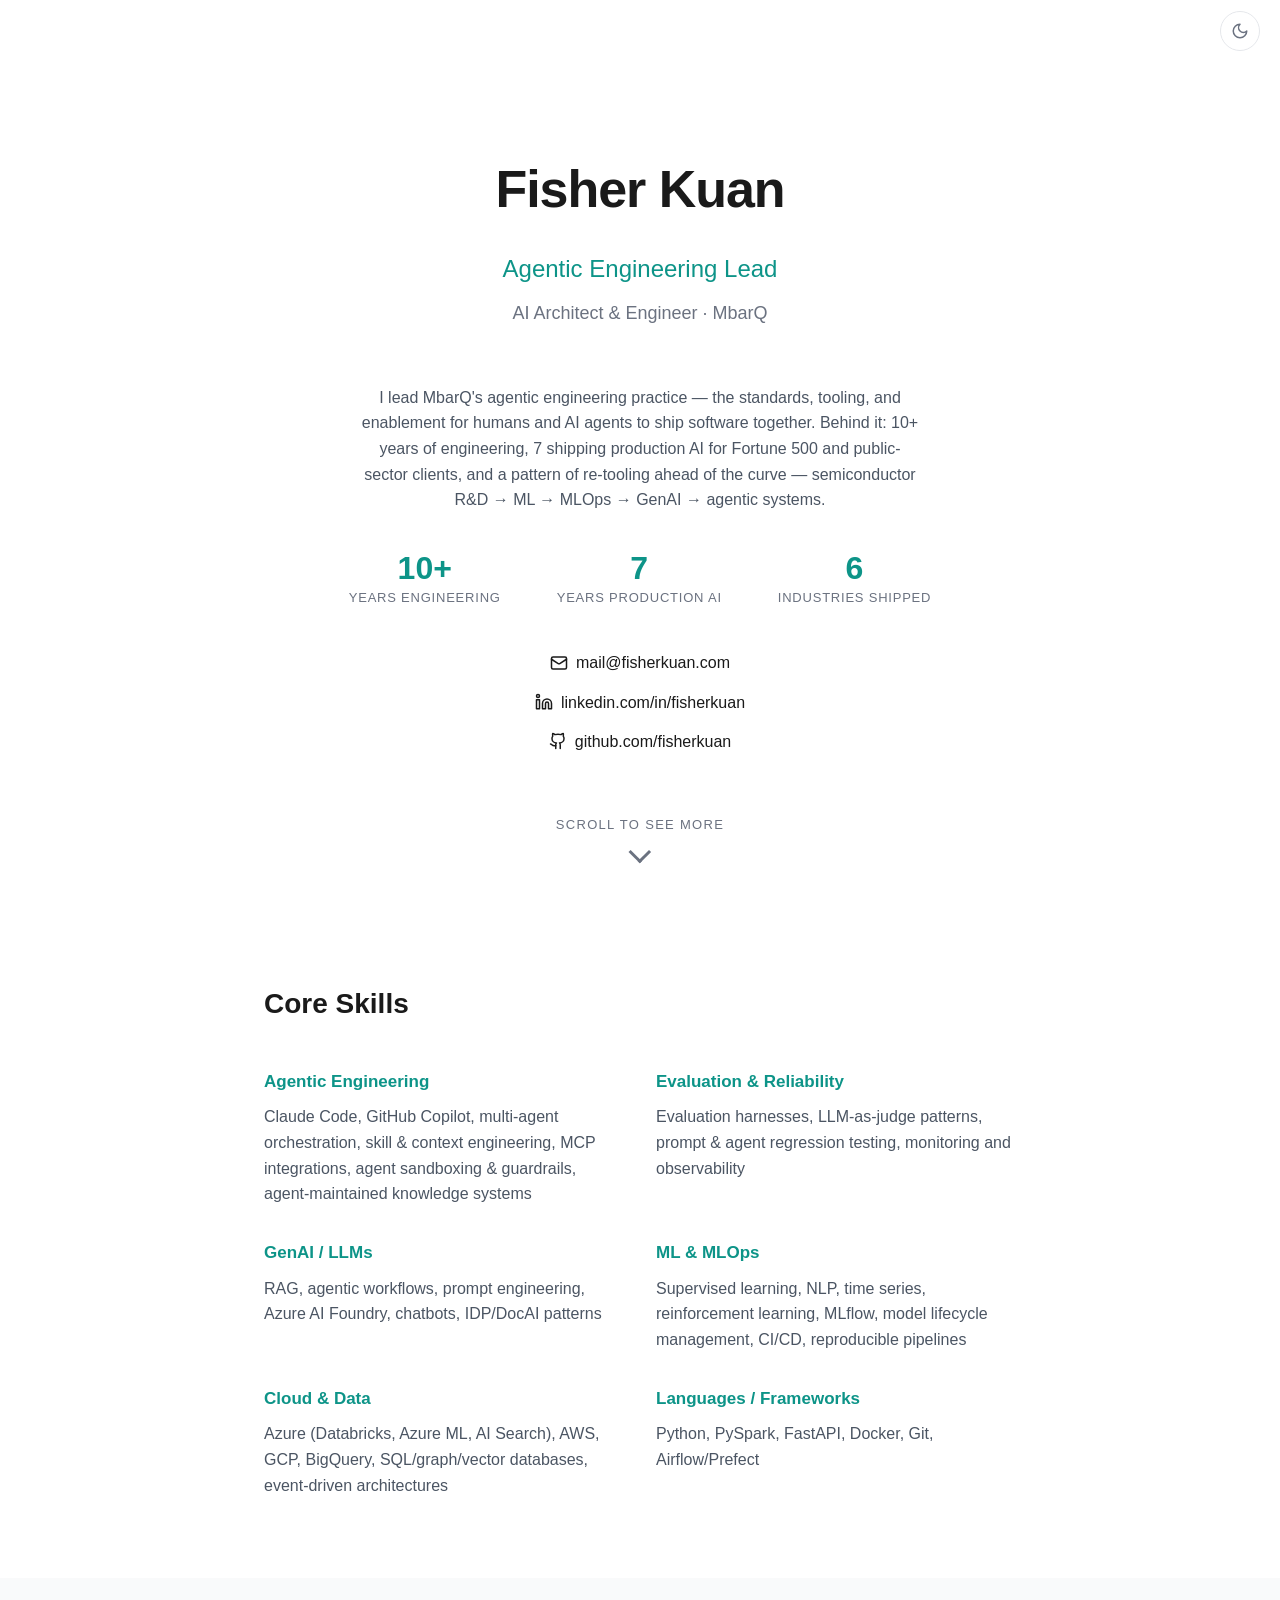
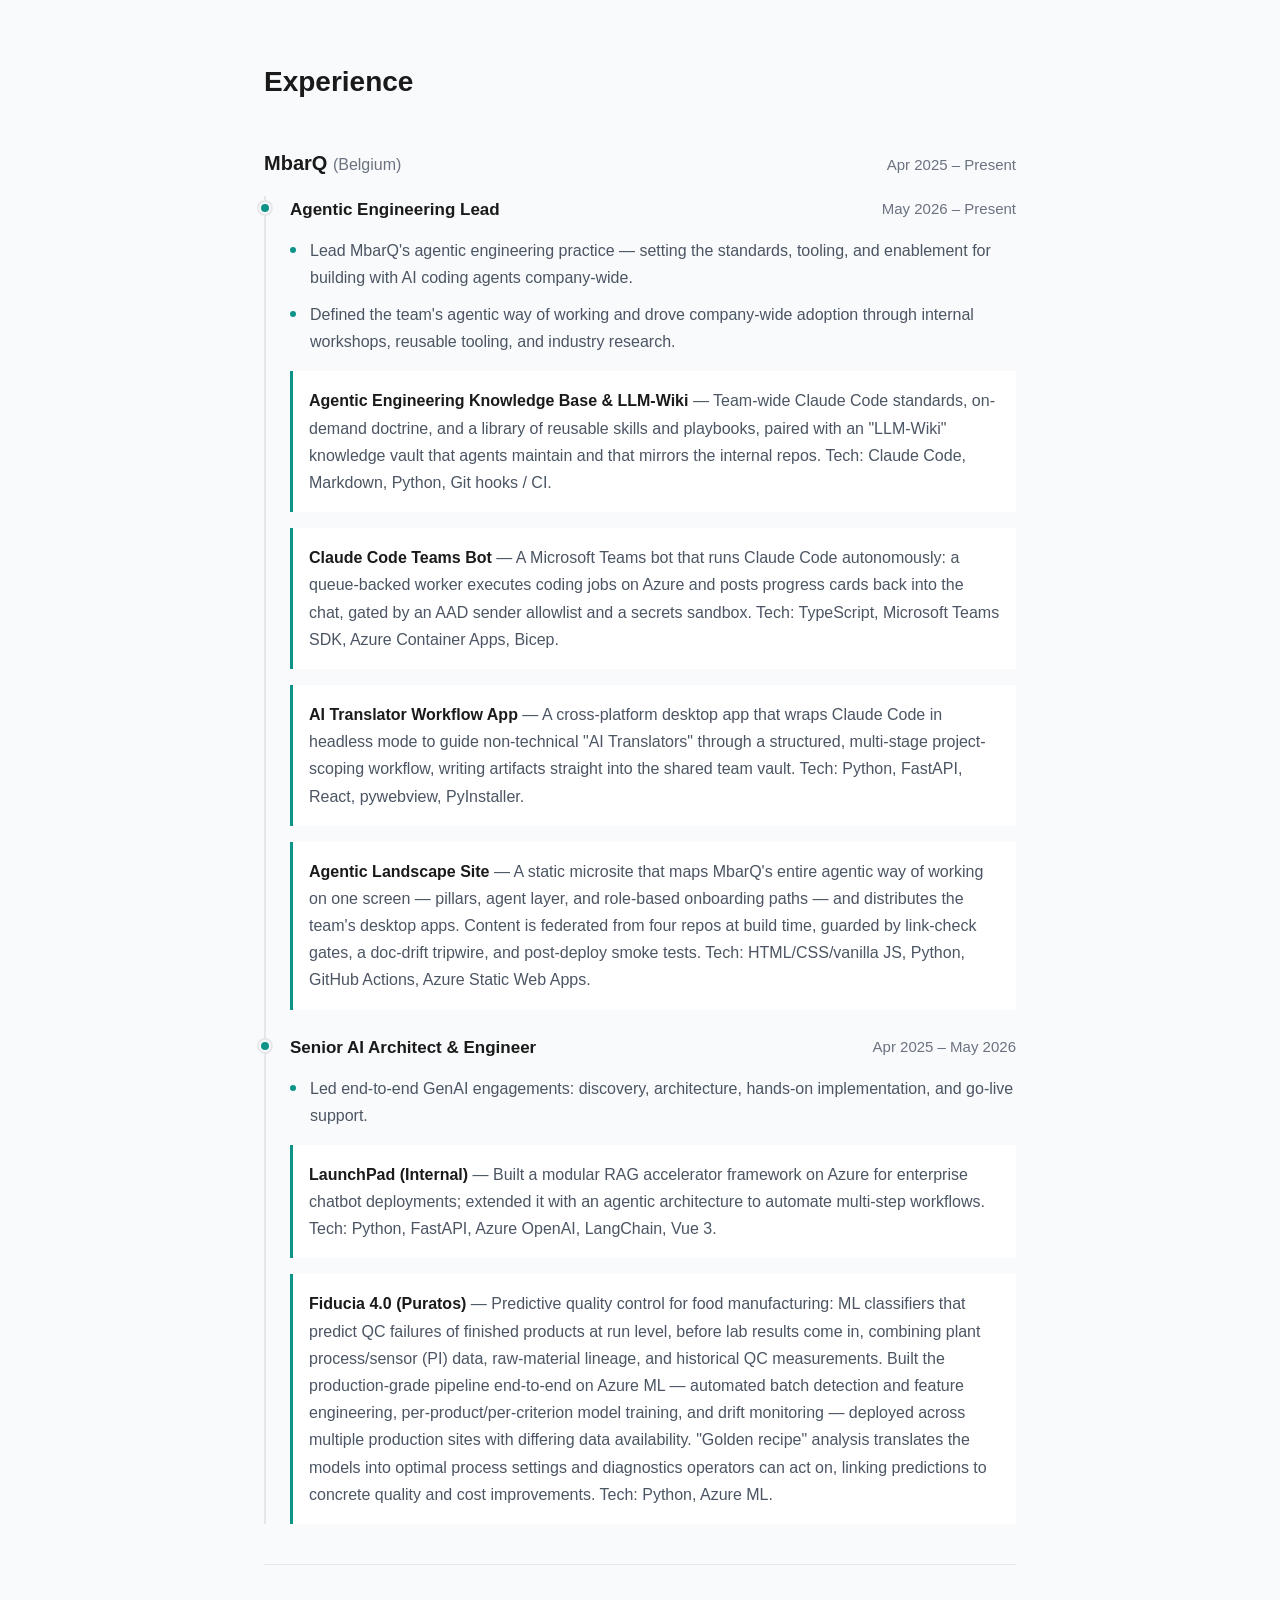
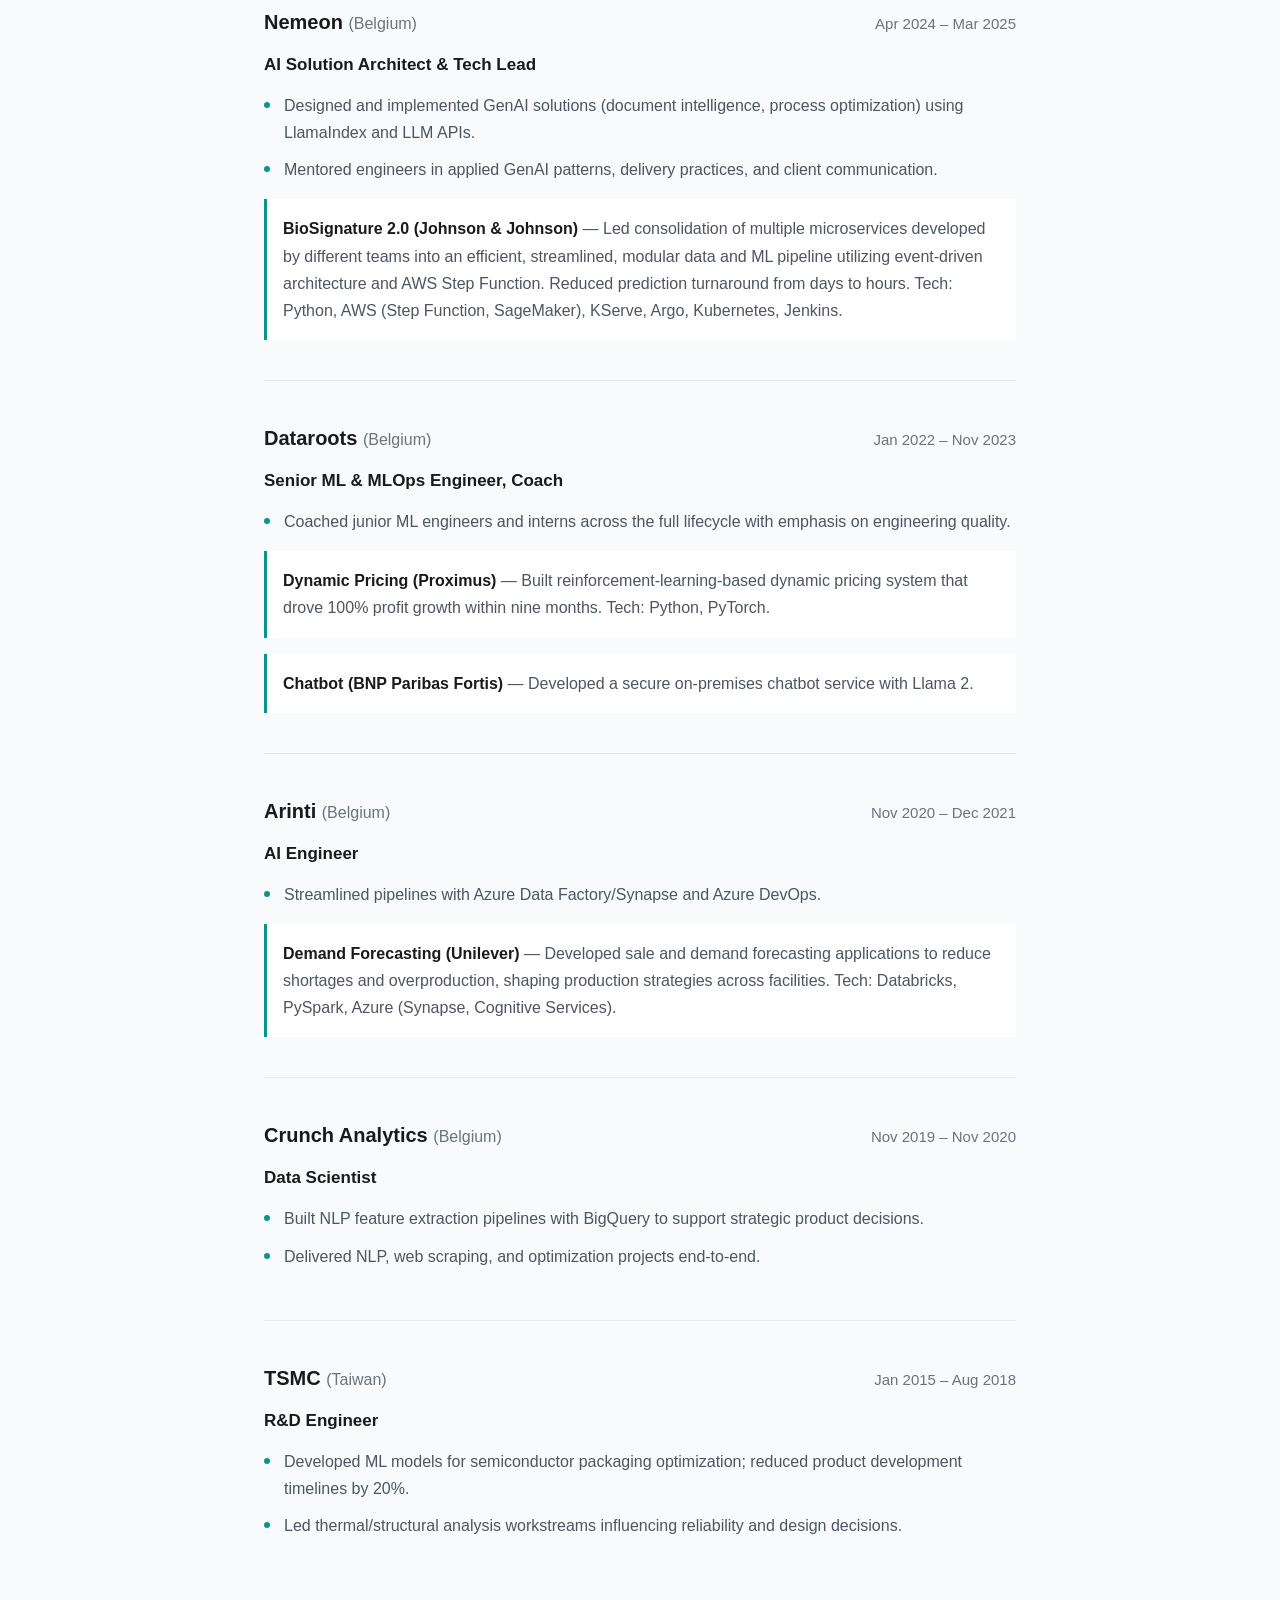
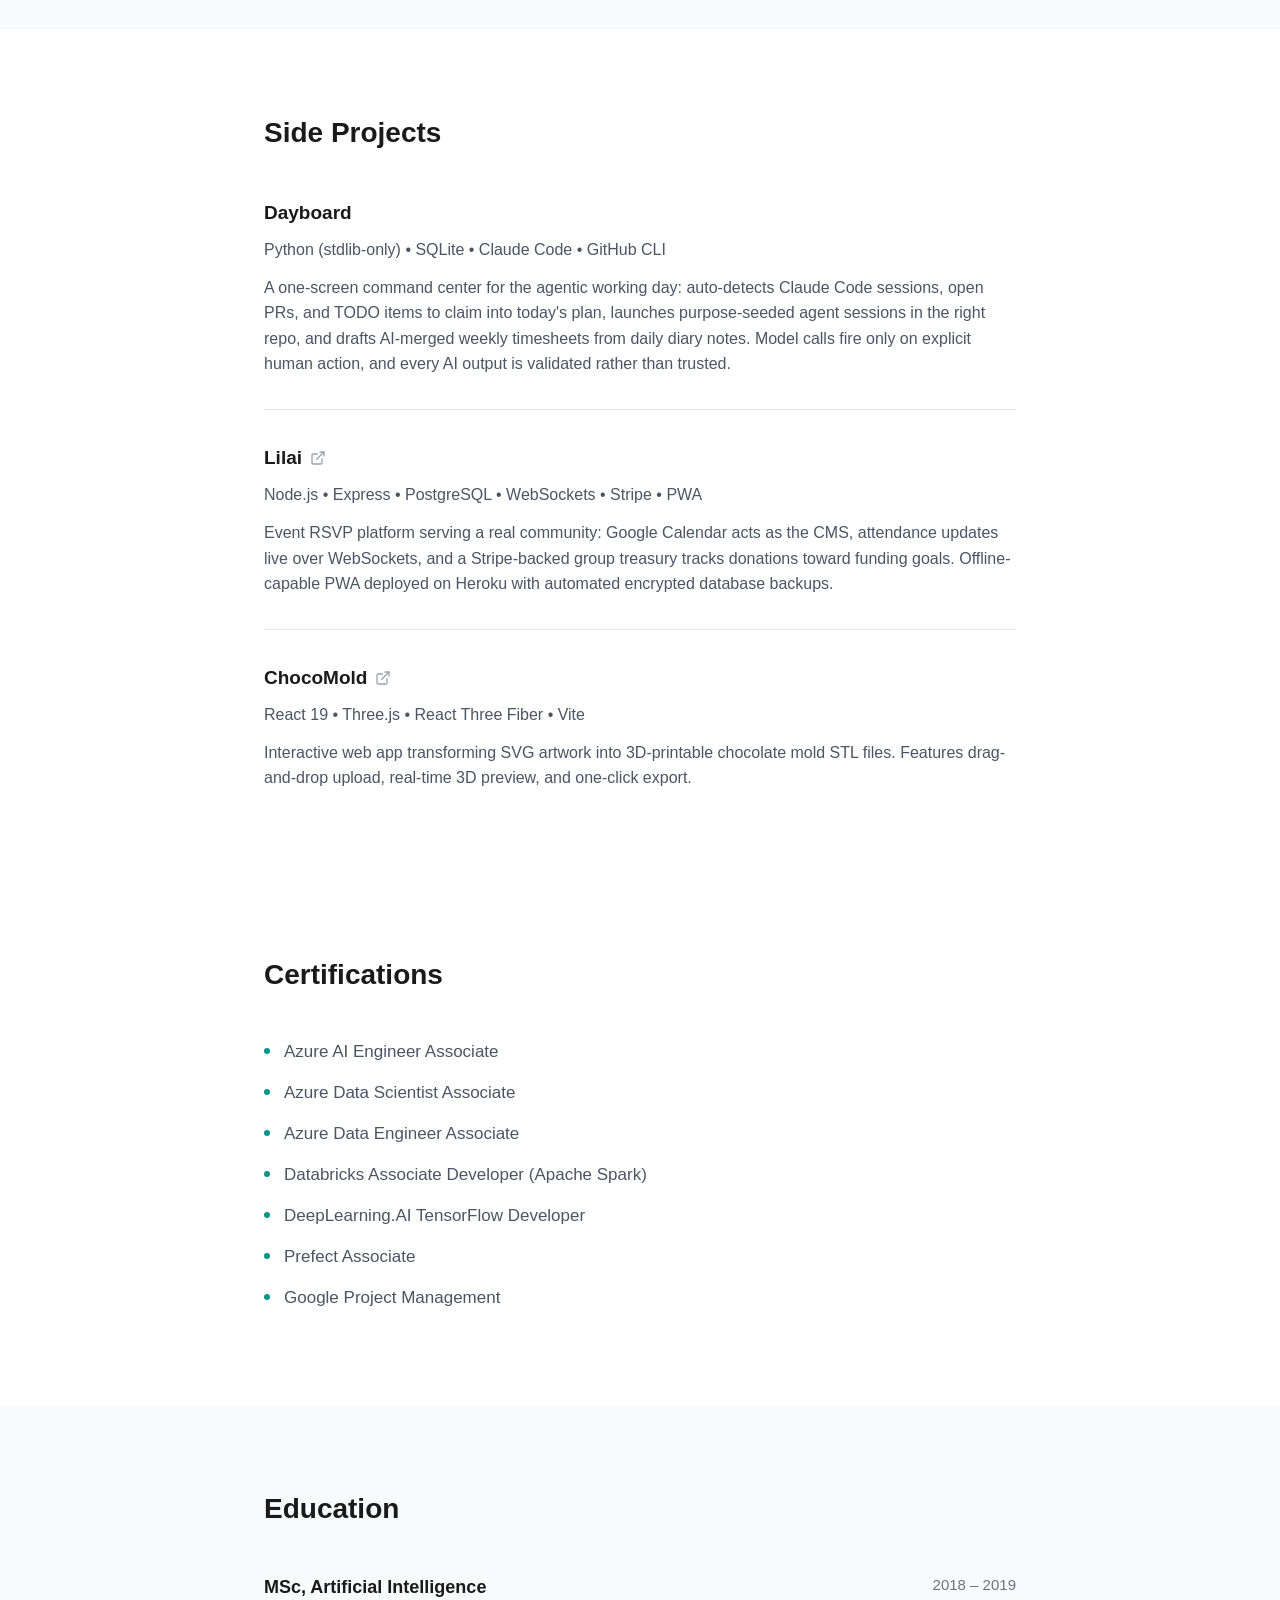
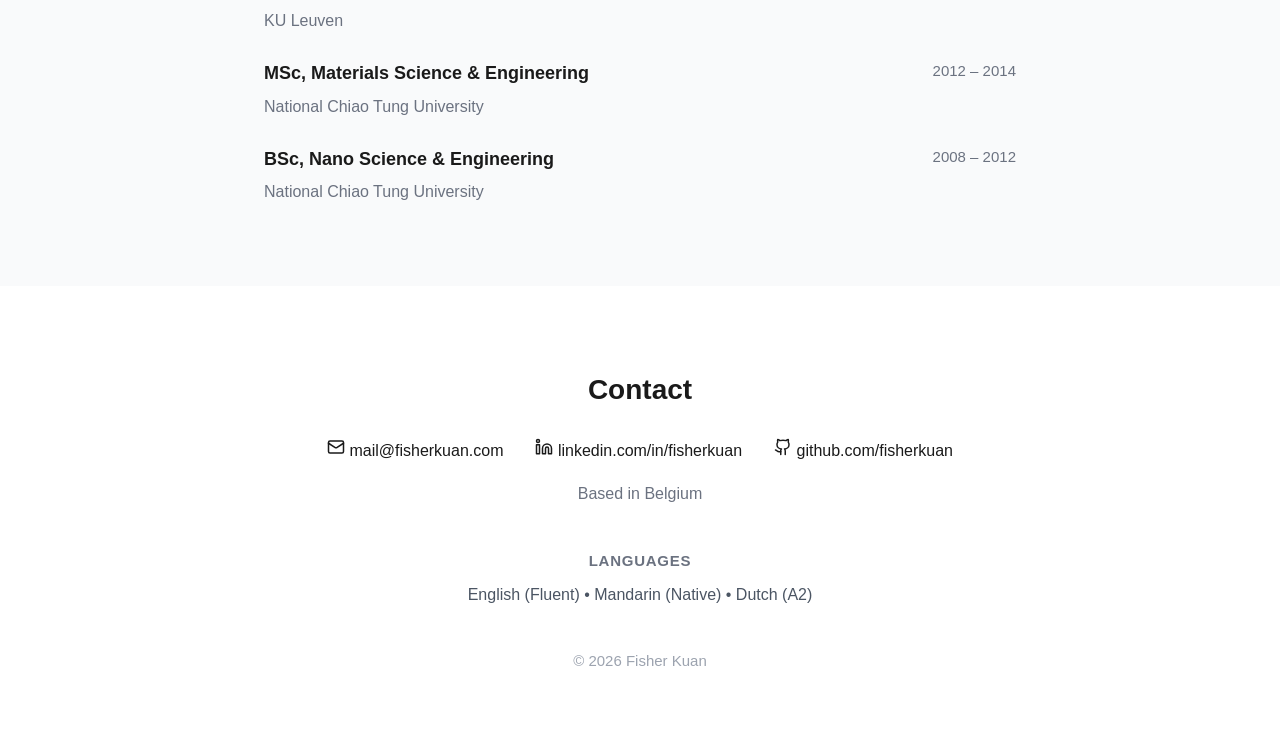
<file: index.html>
<!DOCTYPE html>
<html lang="en">
<head>
    <meta charset="UTF-8">
    <meta name="viewport" content="width=device-width, initial-scale=1.0">
    <meta name="description" content="Fisher Kuan — Agentic Engineering Lead at MbarQ. Building the standards, tooling, and enablement for humans and AI agents to ship software together.">
    <title>Fisher Kuan | Agentic Engineering Lead & AI Architect</title>
    <link rel="canonical" href="https://fisherkuan.com/">
    <link rel="icon" type="image/svg+xml" href="favicon.svg">
    <script>
        // Apply saved theme before first paint to avoid a flash of the wrong theme
        (function() {
            try {
                var t = localStorage.getItem('theme');
                if (t === 'dark' || t === 'light') document.documentElement.dataset.theme = t;
            } catch (e) {}
        })();
    </script>
    <link rel="stylesheet" href="styles.css">

    <meta property="og:type" content="profile">
    <meta property="og:title" content="Fisher Kuan — Agentic Engineering Lead & AI Architect">
    <meta property="og:description" content="Leading MbarQ's agentic engineering practice. 10+ years of engineering, 7 shipping production AI for Fortune 500 and public-sector clients.">
    <meta property="og:url" content="https://fisherkuan.com/">
    <meta property="og:image" content="https://fisherkuan.com/og-image.png">
    <meta property="og:image:width" content="1200">
    <meta property="og:image:height" content="630">
    <meta name="twitter:card" content="summary_large_image">
    <meta name="twitter:title" content="Fisher Kuan — Agentic Engineering Lead & AI Architect">
    <meta name="twitter:description" content="Leading MbarQ's agentic engineering practice. 10+ years of engineering, 7 shipping production AI for Fortune 500 and public-sector clients.">
    <meta name="twitter:image" content="https://fisherkuan.com/og-image.png">

    <script type="application/ld+json">
    {
        "@context": "https://schema.org",
        "@type": "Person",
        "name": "Fisher Kuan",
        "jobTitle": "Agentic Engineering Lead",
        "worksFor": { "@type": "Organization", "name": "MbarQ" },
        "url": "https://fisherkuan.com/",
        "email": "mailto:mail@fisherkuan.com",
        "sameAs": [
            "https://linkedin.com/in/fisherkuan",
            "https://github.com/fisherkuan"
        ],
        "alumniOf": [
            { "@type": "CollegeOrUniversity", "name": "KU Leuven" },
            { "@type": "CollegeOrUniversity", "name": "National Chiao Tung University" }
        ],
        "knowsAbout": ["Agentic Engineering", "Generative AI", "LLM Applications", "MLOps", "Machine Learning"],
        "address": { "@type": "PostalAddress", "addressCountry": "BE" }
    }
    </script>
</head>
<body>
    <button class="theme-toggle" id="theme-toggle" type="button" aria-label="Toggle color theme">
        <svg class="icon-sun" xmlns="http://www.w3.org/2000/svg" width="18" height="18" viewBox="0 0 24 24" fill="none" stroke="currentColor" stroke-width="2" stroke-linecap="round" stroke-linejoin="round"><circle cx="12" cy="12" r="4"/><path d="M12 2v2"/><path d="M12 20v2"/><path d="m4.93 4.93 1.41 1.41"/><path d="m17.66 17.66 1.41 1.41"/><path d="M2 12h2"/><path d="M20 12h2"/><path d="m6.34 17.66-1.41 1.41"/><path d="m19.07 4.93-1.41 1.41"/></svg>
        <svg class="icon-moon" xmlns="http://www.w3.org/2000/svg" width="18" height="18" viewBox="0 0 24 24" fill="none" stroke="currentColor" stroke-width="2" stroke-linecap="round" stroke-linejoin="round"><path d="M12 3a6 6 0 0 0 9 9 9 9 0 1 1-9-9Z"/></svg>
    </button>

    <nav class="nav" id="nav">
        <div class="nav-container">
            <a href="#hero" class="nav-name">Fisher Kuan</a>
            <div class="nav-links">
                <a href="#skills">Skills</a>
                <a href="#experience">Experience</a>
                <a href="#projects">Projects</a>
                <a href="#certifications">Certifications</a>
                <a href="#contact">Contact</a>
                <a href="cv.html" target="_blank" rel="noopener">1-Pager CV</a>
            </div>
        </div>
    </nav>

    <section class="hero" id="hero">
        <h1>Fisher Kuan</h1>
        <p class="title">Agentic Engineering Lead</p>
        <p class="tagline">AI Architect & Engineer · MbarQ</p>
        <p class="summary">I lead MbarQ's agentic engineering practice — the standards, tooling, and enablement for humans and AI agents to ship software together. Behind it: 10+ years of engineering, 7 shipping production AI for Fortune 500 and public-sector clients, and a pattern of re-tooling ahead of the curve — semiconductor R&amp;D → ML → MLOps → GenAI → agentic systems.</p>
        <div class="highlights">
            <div class="highlight">
                <span class="highlight-number">10+</span>
                <span class="highlight-label">Years engineering</span>
            </div>
            <div class="highlight">
                <span class="highlight-number">7</span>
                <span class="highlight-label">Years production AI</span>
            </div>
            <div class="highlight">
                <span class="highlight-number">6</span>
                <span class="highlight-label">Industries shipped</span>
            </div>
        </div>
        <div class="contact-links">
            <a href="mailto:mail@fisherkuan.com">
                <svg xmlns="http://www.w3.org/2000/svg" width="18" height="18" viewBox="0 0 24 24" fill="none" stroke="currentColor" stroke-width="2" stroke-linecap="round" stroke-linejoin="round"><rect width="20" height="16" x="2" y="4" rx="2"/><path d="m22 7-8.97 5.7a1.94 1.94 0 0 1-2.06 0L2 7"/></svg>
                mail@fisherkuan.com
            </a>
            <a href="https://linkedin.com/in/fisherkuan" target="_blank" rel="noopener">
                <svg xmlns="http://www.w3.org/2000/svg" width="18" height="18" viewBox="0 0 24 24" fill="none" stroke="currentColor" stroke-width="2" stroke-linecap="round" stroke-linejoin="round"><path d="M16 8a6 6 0 0 1 6 6v7h-4v-7a2 2 0 0 0-2-2 2 2 0 0 0-2 2v7h-4v-7a6 6 0 0 1 6-6z"/><rect width="4" height="12" x="2" y="9"/><circle cx="4" cy="4" r="2"/></svg>
                linkedin.com/in/fisherkuan
            </a>
            <a href="https://github.com/fisherkuan" target="_blank" rel="noopener">
                <svg xmlns="http://www.w3.org/2000/svg" width="18" height="18" viewBox="0 0 24 24" fill="none" stroke="currentColor" stroke-width="2" stroke-linecap="round" stroke-linejoin="round"><path d="M15 22v-4a4.8 4.8 0 0 0-1-3.5c3 0 6-2 6-5.5.08-1.25-.27-2.48-1-3.5.28-1.15.28-2.35 0-3.5 0 0-1 0-3 1.5-2.64-.5-5.36-.5-8 0C6 2 5 2 5 2c-.3 1.15-.3 2.35 0 3.5A5.403 5.403 0 0 0 4 9c0 3.5 3 5.5 6 5.5-.39.49-.68 1.05-.85 1.65-.17.6-.22 1.23-.15 1.85v4"/><path d="M9 18c-4.51 2-5-2-7-2"/></svg>
                github.com/fisherkuan
            </a>
        </div>
        <a href="#skills" class="scroll-hint" aria-label="Scroll to content">
            <span class="scroll-text">Scroll to see more</span>
            <span class="scroll-arrow"></span>
        </a>
    </section>

    <section class="section" id="skills">
        <div class="container">
            <h2>Core Skills</h2>
            <div class="skills-grid">
                <div class="skill-category">
                    <h3>Agentic Engineering</h3>
                    <p>Claude Code, GitHub Copilot, multi-agent orchestration, skill &amp; context engineering, MCP integrations, agent sandboxing &amp; guardrails, agent-maintained knowledge systems</p>
                </div>
                <div class="skill-category">
                    <h3>Evaluation & Reliability</h3>
                    <p>Evaluation harnesses, LLM-as-judge patterns, prompt &amp; agent regression testing, monitoring and observability</p>
                </div>
                <div class="skill-category">
                    <h3>GenAI / LLMs</h3>
                    <p>RAG, agentic workflows, prompt engineering, Azure AI Foundry, chatbots, IDP/DocAI patterns</p>
                </div>
                <div class="skill-category">
                    <h3>ML & MLOps</h3>
                    <p>Supervised learning, NLP, time series, reinforcement learning, MLflow, model lifecycle management, CI/CD, reproducible pipelines</p>
                </div>
                <div class="skill-category">
                    <h3>Cloud & Data</h3>
                    <p>Azure (Databricks, Azure ML, AI Search), AWS, GCP, BigQuery, SQL/graph/vector databases, event-driven architectures</p>
                </div>
                <div class="skill-category">
                    <h3>Languages / Frameworks</h3>
                    <p>Python, PySpark, FastAPI, Docker, Git, Airflow/Prefect</p>
                </div>
            </div>
        </div>
    </section>

    <section class="section section-alt" id="experience">
        <div class="container">
            <h2>Experience</h2>

            <article class="job">
                <div class="company-header">
                    <h3 class="company-name">MbarQ <span class="company-loc">(Belgium)</span></h3>
                    <span class="date">Apr 2025 – Present</span>
                </div>
                <div class="timeline">
                    <div class="role">
                        <div class="role-header">
                            <h4>Agentic Engineering Lead</h4>
                            <span class="date">May 2026 – Present</span>
                        </div>
                        <ul>
                            <li>Lead MbarQ's agentic engineering practice — setting the standards, tooling, and enablement for building with AI coding agents company-wide.</li>
                            <li>Defined the team's agentic way of working and drove company-wide adoption through internal workshops, reusable tooling, and industry research.</li>
                            <!-- TODO(Fisher): add adoption metrics here — e.g. engineers onboarded, share of repos on the standards, workshops run, cycle-time/throughput change. Even a soft number ("adopted across N teams in 3 months") makes this section land. -->
                        </ul>

                        <div class="client">
                            <strong>Agentic Engineering Knowledge Base &amp; LLM-Wiki</strong> — Team-wide Claude Code standards, on-demand doctrine, and a library of reusable skills and playbooks, paired with an "LLM-Wiki" knowledge vault that agents maintain and that mirrors the internal repos. Tech: Claude Code, Markdown, Python, Git hooks / CI.
                        </div>

                        <div class="client">
                            <strong>Claude Code Teams Bot</strong> — A Microsoft Teams bot that runs Claude Code autonomously: a queue-backed worker executes coding jobs on Azure and posts progress cards back into the chat, gated by an AAD sender allowlist and a secrets sandbox. Tech: TypeScript, Microsoft Teams SDK, Azure Container Apps, Bicep.
                        </div>

                        <div class="client">
                            <strong>AI Translator Workflow App</strong> — A cross-platform desktop app that wraps Claude Code in headless mode to guide non-technical "AI Translators" through a structured, multi-stage project-scoping workflow, writing artifacts straight into the shared team vault. Tech: Python, FastAPI, React, pywebview, PyInstaller.
                        </div>

                        <div class="client">
                            <strong>Agentic Landscape Site</strong> — A static microsite that maps MbarQ's entire agentic way of working on one screen — pillars, agent layer, and role-based onboarding paths — and distributes the team's desktop apps. Content is federated from four repos at build time, guarded by link-check gates, a doc-drift tripwire, and post-deploy smoke tests. Tech: HTML/CSS/vanilla JS, Python, GitHub Actions, Azure Static Web Apps.
                        </div>
                    </div>
                    <div class="role">
                        <div class="role-header">
                            <h4>Senior AI Architect & Engineer</h4>
                            <span class="date">Apr 2025 – May 2026</span>
                        </div>
                        <ul>
                            <li>Led end-to-end GenAI engagements: discovery, architecture, hands-on implementation, and go-live support.</li>
                        </ul>

                        <div class="client">
                            <strong>LaunchPad (Internal)</strong> — Built a modular RAG accelerator framework on Azure for enterprise chatbot deployments; extended it with an agentic architecture to automate multi-step workflows. Tech: Python, FastAPI, Azure OpenAI, LangChain, Vue 3.
                        </div>

                        <div class="client">
                            <strong>Fiducia 4.0 (Puratos)</strong> — Predictive quality control for food manufacturing: ML classifiers that predict QC failures of finished products at run level, before lab results come in, combining plant process/sensor (PI) data, raw-material lineage, and historical QC measurements. Built the production-grade pipeline end-to-end on Azure ML — automated batch detection and feature engineering, per-product/per-criterion model training, and drift monitoring — deployed across multiple production sites with differing data availability. "Golden recipe" analysis translates the models into optimal process settings and diagnostics operators can act on, linking predictions to concrete quality and cost improvements. Tech: Python, Azure ML.
                        </div>
                    </div>
                </div>
            </article>

            <article class="job">
                <div class="company-header">
                    <h3 class="company-name">Nemeon <span class="company-loc">(Belgium)</span></h3>
                    <span class="date">Apr 2024 – Mar 2025</span>
                </div>
                <h4 class="role-title">AI Solution Architect &amp; Tech Lead</h4>
                <ul>
                    <li>Designed and implemented GenAI solutions (document intelligence, process optimization) using LlamaIndex and LLM APIs.</li>
                    <li>Mentored engineers in applied GenAI patterns, delivery practices, and client communication.</li>
                </ul>

                <div class="client">
                    <strong>BioSignature 2.0 (Johnson & Johnson)</strong> — Led consolidation of multiple microservices developed by different teams into an efficient, streamlined, modular data and ML pipeline utilizing event-driven architecture and AWS Step Function. Reduced prediction turnaround from days to hours. Tech: Python, AWS (Step Function, SageMaker), KServe, Argo, Kubernetes, Jenkins.
                </div>
            </article>

            <article class="job">
                <div class="company-header">
                    <h3 class="company-name">Dataroots <span class="company-loc">(Belgium)</span></h3>
                    <span class="date">Jan 2022 – Nov 2023</span>
                </div>
                <h4 class="role-title">Senior ML &amp; MLOps Engineer, Coach</h4>
                <ul>
                    <li>Coached junior ML engineers and interns across the full lifecycle with emphasis on engineering quality.</li>
                </ul>

                <div class="client">
                    <strong>Dynamic Pricing (Proximus)</strong> — Built reinforcement-learning-based dynamic pricing system that drove 100% profit growth within nine months. Tech: Python, PyTorch.
                </div>

                <div class="client">
                    <strong>Chatbot (BNP Paribas Fortis)</strong> — Developed a secure on-premises chatbot service with Llama 2.
                </div>
            </article>

            <article class="job">
                <div class="company-header">
                    <h3 class="company-name">Arinti <span class="company-loc">(Belgium)</span></h3>
                    <span class="date">Nov 2020 – Dec 2021</span>
                </div>
                <h4 class="role-title">AI Engineer</h4>
                <ul>
                    <li>Streamlined pipelines with Azure Data Factory/Synapse and Azure DevOps.</li>
                </ul>

                <div class="client">
                    <strong>Demand Forecasting (Unilever)</strong> — Developed sale and demand forecasting applications to reduce shortages and overproduction, shaping production strategies across facilities. Tech: Databricks, PySpark, Azure (Synapse, Cognitive Services).
                </div>
            </article>

            <article class="job">
                <div class="company-header">
                    <h3 class="company-name">Crunch Analytics <span class="company-loc">(Belgium)</span></h3>
                    <span class="date">Nov 2019 – Nov 2020</span>
                </div>
                <h4 class="role-title">Data Scientist</h4>
                <ul>
                    <li>Built NLP feature extraction pipelines with BigQuery to support strategic product decisions.</li>
                    <li>Delivered NLP, web scraping, and optimization projects end-to-end.</li>
                </ul>
            </article>

            <article class="job">
                <div class="company-header">
                    <h3 class="company-name">TSMC <span class="company-loc">(Taiwan)</span></h3>
                    <span class="date">Jan 2015 – Aug 2018</span>
                </div>
                <h4 class="role-title">R&amp;D Engineer</h4>
                <ul>
                    <li>Developed ML models for semiconductor packaging optimization; reduced product development timelines by 20%.</li>
                    <li>Led thermal/structural analysis workstreams influencing reliability and design decisions.</li>
                </ul>
            </article>
        </div>
    </section>

    <section class="section" id="projects">
        <div class="container">
            <h2>Side Projects</h2>

            <article class="project">
                <h3>Dayboard</h3>
                <p class="project-tech">Python (stdlib-only) • SQLite • Claude Code • GitHub CLI</p>
                <p>A one-screen command center for the agentic working day: auto-detects Claude Code sessions, open PRs, and TODO items to claim into today's plan, launches purpose-seeded agent sessions in the right repo, and drafts AI-merged weekly timesheets from daily diary notes. Model calls fire only on explicit human action, and every AI output is validated rather than trusted.</p>
            </article>

            <article class="project">
                <h3>
                    Lilai
                    <a href="https://github.com/fisherkuan/lilai" target="_blank" rel="noopener" class="project-link" aria-label="View on GitHub">
                        <svg xmlns="http://www.w3.org/2000/svg" width="16" height="16" viewBox="0 0 24 24" fill="none" stroke="currentColor" stroke-width="2" stroke-linecap="round" stroke-linejoin="round"><path d="M18 13v6a2 2 0 0 1-2 2H5a2 2 0 0 1-2-2V8a2 2 0 0 1 2-2h6"/><polyline points="15 3 21 3 21 9"/><line x1="10" y1="14" x2="21" y2="3"/></svg>
                    </a>
                </h3>
                <p class="project-tech">Node.js • Express • PostgreSQL • WebSockets • Stripe • PWA</p>
                <p>Event RSVP platform serving a real community: Google Calendar acts as the CMS, attendance updates live over WebSockets, and a Stripe-backed group treasury tracks donations toward funding goals. Offline-capable PWA deployed on Heroku with automated encrypted database backups.</p>
            </article>

            <article class="project">
                <h3>
                    ChocoMold
                    <a href="https://github.com/fisherkuan/chocomold" target="_blank" rel="noopener" class="project-link" aria-label="View on GitHub">
                        <svg xmlns="http://www.w3.org/2000/svg" width="16" height="16" viewBox="0 0 24 24" fill="none" stroke="currentColor" stroke-width="2" stroke-linecap="round" stroke-linejoin="round"><path d="M18 13v6a2 2 0 0 1-2 2H5a2 2 0 0 1-2-2V8a2 2 0 0 1 2-2h6"/><polyline points="15 3 21 3 21 9"/><line x1="10" y1="14" x2="21" y2="3"/></svg>
                    </a>
                </h3>
                <p class="project-tech">React 19 • Three.js • React Three Fiber • Vite</p>
                <p>Interactive web app transforming SVG artwork into 3D-printable chocolate mold STL files. Features drag-and-drop upload, real-time 3D preview, and one-click export.</p>
            </article>
        </div>
    </section>

    <section class="section" id="certifications">
        <div class="container">
            <h2>Certifications</h2>
            <ul class="cert-list">
                <li>Azure AI Engineer Associate</li>
                <li>Azure Data Scientist Associate</li>
                <li>Azure Data Engineer Associate</li>
                <li>Databricks Associate Developer (Apache Spark)</li>
                <li>DeepLearning.AI TensorFlow Developer</li>
                <li>Prefect Associate</li>
                <li>Google Project Management</li>
            </ul>
        </div>
    </section>

    <section class="section section-alt" id="education">
        <div class="container">
            <h2>Education</h2>
            <div class="education-list">
                <div class="edu-item">
                    <div>
                        <h3>MSc, Artificial Intelligence</h3>
                        <p class="school">KU Leuven</p>
                    </div>
                    <span class="date">2018 – 2019</span>
                </div>
                <div class="edu-item">
                    <div>
                        <h3>MSc, Materials Science & Engineering</h3>
                        <p class="school">National Chiao Tung University</p>
                    </div>
                    <span class="date">2012 – 2014</span>
                </div>
                <div class="edu-item">
                    <div>
                        <h3>BSc, Nano Science & Engineering</h3>
                        <p class="school">National Chiao Tung University</p>
                    </div>
                    <span class="date">2008 – 2012</span>
                </div>
            </div>
        </div>
    </section>

    <footer class="footer" id="contact">
        <div class="container">
            <h2>Contact</h2>
            <div class="footer-links">
                <a href="mailto:mail@fisherkuan.com">
                    <svg xmlns="http://www.w3.org/2000/svg" width="18" height="18" viewBox="0 0 24 24" fill="none" stroke="currentColor" stroke-width="2" stroke-linecap="round" stroke-linejoin="round"><rect width="20" height="16" x="2" y="4" rx="2"/><path d="m22 7-8.97 5.7a1.94 1.94 0 0 1-2.06 0L2 7"/></svg>
                    mail@fisherkuan.com
                </a>
                <a href="https://linkedin.com/in/fisherkuan" target="_blank" rel="noopener">
                    <svg xmlns="http://www.w3.org/2000/svg" width="18" height="18" viewBox="0 0 24 24" fill="none" stroke="currentColor" stroke-width="2" stroke-linecap="round" stroke-linejoin="round"><path d="M16 8a6 6 0 0 1 6 6v7h-4v-7a2 2 0 0 0-2-2 2 2 0 0 0-2 2v7h-4v-7a6 6 0 0 1 6-6z"/><rect width="4" height="12" x="2" y="9"/><circle cx="4" cy="4" r="2"/></svg>
                    linkedin.com/in/fisherkuan
                </a>
                <a href="https://github.com/fisherkuan" target="_blank" rel="noopener">
                    <svg xmlns="http://www.w3.org/2000/svg" width="18" height="18" viewBox="0 0 24 24" fill="none" stroke="currentColor" stroke-width="2" stroke-linecap="round" stroke-linejoin="round"><path d="M15 22v-4a4.8 4.8 0 0 0-1-3.5c3 0 6-2 6-5.5.08-1.25-.27-2.48-1-3.5.28-1.15.28-2.35 0-3.5 0 0-1 0-3 1.5-2.64-.5-5.36-.5-8 0C6 2 5 2 5 2c-.3 1.15-.3 2.35 0 3.5A5.403 5.403 0 0 0 4 9c0 3.5 3 5.5 6 5.5-.39.49-.68 1.05-.85 1.65-.17.6-.22 1.23-.15 1.85v4"/><path d="M9 18c-4.51 2-5-2-7-2"/></svg>
                    github.com/fisherkuan
                </a>
            </div>

            <p class="location-footer">Based in Belgium</p>

            <div class="languages">
                <h3>Languages</h3>
                <p>English (Fluent) • Mandarin (Native) • Dutch (A2)</p>
            </div>

            <p class="copyright">© 2026 Fisher Kuan</p>
        </div>
    </footer>

    <script src="script.js"></script>
</body>
</html>
</file>
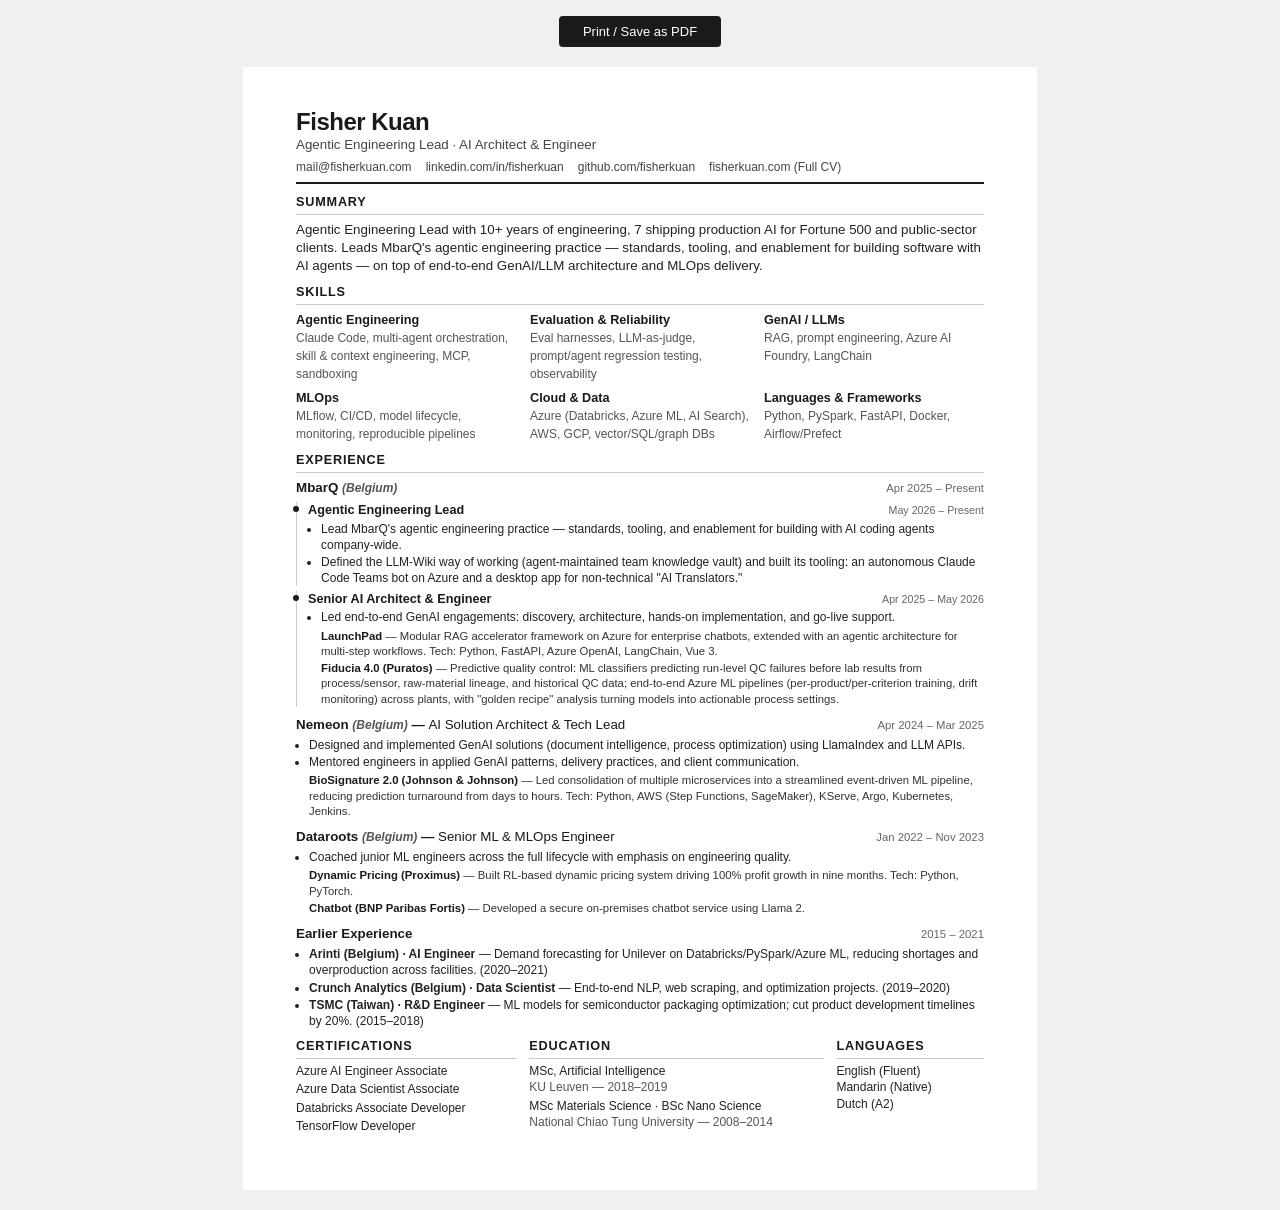
<file: cv.html>
<!DOCTYPE html>
<html lang="en">
<head>
    <meta charset="UTF-8">
    <meta name="viewport" content="width=device-width, initial-scale=1.0">
    <meta name="description" content="Fisher Kuan — Agentic Engineering Lead & AI Architect. One-page CV, printable as PDF.">
    <title>Fisher Kuan — CV</title>
    <link rel="icon" type="image/svg+xml" href="favicon.svg">
    <style>
        * {
            margin: 0;
            padding: 0;
            box-sizing: border-box;
        }

        body {
            font-family: 'Helvetica Neue', Arial, sans-serif;
            font-size: 10pt;
            line-height: 1.35;
            color: #1a1a1a;
            background: #f0f0f0;
        }

        .page {
            width: 210mm;
            min-height: 297mm;
            margin: 20px auto;
            background: #fff;
            padding: 11mm 14mm 9mm;
        }

        /* Print button */
        .print-btn {
            display: block;
            margin: 16px auto 0;
            padding: 8px 24px;
            background: #1a1a1a;
            color: #fff;
            border: none;
            border-radius: 4px;
            font-size: 13px;
            cursor: pointer;
            width: fit-content;
        }

        .print-btn:hover { background: #333; }

        /* Header */
        header {
            border-bottom: 2px solid #1a1a1a;
            padding-bottom: 7px;
            margin-bottom: 10px;
        }

        header h1 {
            font-size: 18pt;
            font-weight: 700;
            letter-spacing: -0.5px;
            line-height: 1.1;
        }

        header .title {
            font-size: 10pt;
            color: #444;
            margin-top: 1px;
            margin-bottom: 5px;
        }

        .contact {
            display: flex;
            flex-wrap: wrap;
            gap: 4px 14px;
            font-size: 9pt;
            color: #444;
        }

        .contact a {
            color: #444;
            text-decoration: none;
        }

        .contact a:hover { text-decoration: underline; }

        /* Sections */
        section {
            margin-bottom: 9px;
        }

        h2 {
            font-size: 9.5pt;
            font-weight: 700;
            text-transform: uppercase;
            letter-spacing: 0.8px;
            border-bottom: 1px solid #ccc;
            padding-bottom: 3px;
            margin-bottom: 6px;
            color: #1a1a1a;
        }

        /* Summary */
        .summary p {
            font-size: 10pt;
            color: #222;
        }

        /* Skills */
        .skills-grid {
            display: grid;
            grid-template-columns: repeat(3, 1fr);
            gap: 6px 14px;
        }

        .skill-item strong {
            font-size: 9.5pt;
        }

        .skill-item span {
            font-size: 9pt;
            color: #555;
        }

        /* Experience */
        .job {
            margin-bottom: 9px;
        }

        .job-header {
            display: flex;
            justify-content: space-between;
            align-items: baseline;
            margin-bottom: 3px;
        }

        .job-header h3 {
            font-size: 10pt;
            font-weight: 700;
        }

        .job-header .company {
            font-size: 9pt;
            color: #555;
            font-style: italic;
        }

        .job-header .role {
            font-weight: 400;
        }

        .job-header .date {
            font-size: 8.5pt;
            color: #666;
            white-space: nowrap;
            margin-left: 8px;
        }

        .job ul {
            padding-left: 13px;
            margin-bottom: 3px;
        }

        .job ul li {
            font-size: 9pt;
            margin-bottom: 1px;
            color: #222;
        }

        .client {
            font-size: 8.5pt;
            color: #333;
            padding-left: 13px;
            margin-top: 2px;
        }

        .client strong {
            color: #1a1a1a;
        }

        /* Role sub-entries (multiple positions at one company) */
        .job > .role {
            position: relative;
            padding-left: 11px;
            margin-top: 5px;
            border-left: 1.5px solid #ccc;
        }

        .job > .role::before {
            content: "";
            position: absolute;
            left: -4px;
            top: 4px;
            width: 6px;
            height: 6px;
            background: #1a1a1a;
            border-radius: 50%;
        }

        .role-header {
            display: flex;
            justify-content: space-between;
            align-items: baseline;
            margin-bottom: 1px;
        }

        .role-header h4 {
            font-size: 9.5pt;
            font-weight: 700;
        }

        .role-date {
            font-size: 8pt;
            color: #666;
            white-space: nowrap;
            margin-left: 8px;
        }

        /* Bottom grid */
        .bottom-grid {
            display: grid;
            grid-template-columns: 1.2fr 1.6fr 0.8fr;
            gap: 12px;
            margin-top: 6px;
        }

        .bottom-grid h2 {
            margin-bottom: 4px;
        }

        .cert-list, .edu-list {
            list-style: none;
            padding: 0;
        }

        .cert-list li, .edu-list li {
            font-size: 9pt;
            color: #222;
            margin-bottom: 2px;
        }

        .edu-list .school {
            font-size: 9pt;
            color: #555;
        }

        .languages p {
            font-size: 9pt;
            color: #222;
        }

        /* Print styles */
        @page {
            size: A4;
            margin: 0;
        }

        @media print {
            body {
                background: #fff;
            }

            .page {
                margin: 0;
                padding: 11mm 14mm 9mm;
                box-shadow: none;
                width: 100%;
                min-height: auto;
            }

            .print-btn {
                display: none;
            }

            * {
                -webkit-print-color-adjust: exact;
                print-color-adjust: exact;
            }
        }
    </style>
</head>
<body>

    <button class="print-btn" onclick="window.print()">Print / Save as PDF</button>

    <div class="page">

        <header>
            <h1>Fisher Kuan</h1>
            <p class="title">Agentic Engineering Lead · AI Architect & Engineer</p>
            <div class="contact">
                <a href="mailto:mail@fisherkuan.com">mail@fisherkuan.com</a>
                <a href="https://linkedin.com/in/fisherkuan" target="_blank">linkedin.com/in/fisherkuan</a>
                <a href="https://github.com/fisherkuan" target="_blank">github.com/fisherkuan</a>
                <a href="https://fisherkuan.com" target="_blank">fisherkuan.com (Full CV)</a>
            </div>
        </header>

        <section class="summary">
            <h2>Summary</h2>
            <p>Agentic Engineering Lead with 10+ years of engineering, 7 shipping production AI for Fortune 500 and public-sector clients. Leads MbarQ's agentic engineering practice — standards, tooling, and enablement for building software with AI agents — on top of end-to-end GenAI/LLM architecture and MLOps delivery.</p>
        </section>

        <section class="skills">
            <h2>Skills</h2>
            <div class="skills-grid">
                <div class="skill-item">
                    <strong>Agentic Engineering</strong><br>
                    <span>Claude Code, multi-agent orchestration, skill &amp; context engineering, MCP, sandboxing</span>
                </div>
                <div class="skill-item">
                    <strong>Evaluation & Reliability</strong><br>
                    <span>Eval harnesses, LLM-as-judge, prompt/agent regression testing, observability</span>
                </div>
                <div class="skill-item">
                    <strong>GenAI / LLMs</strong><br>
                    <span>RAG, prompt engineering, Azure AI Foundry, LangChain</span>
                </div>
                <div class="skill-item">
                    <strong>MLOps</strong><br>
                    <span>MLflow, CI/CD, model lifecycle, monitoring, reproducible pipelines</span>
                </div>
                <div class="skill-item">
                    <strong>Cloud & Data</strong><br>
                    <span>Azure (Databricks, Azure ML, AI Search), AWS, GCP, vector/SQL/graph DBs</span>
                </div>
                <div class="skill-item">
                    <strong>Languages & Frameworks</strong><br>
                    <span>Python, PySpark, FastAPI, Docker, Airflow/Prefect</span>
                </div>
            </div>
        </section>

        <section class="experience">
            <h2>Experience</h2>

            <div class="job">
                <div class="job-header">
                    <div>
                        <h3>MbarQ <span class="company">(Belgium)</span></h3>
                    </div>
                    <span class="date">Apr 2025 – Present</span>
                </div>
                <div class="role">
                    <div class="role-header">
                        <h4>Agentic Engineering Lead</h4>
                        <span class="role-date">May 2026 – Present</span>
                    </div>
                    <ul>
                        <li>Lead MbarQ's agentic engineering practice — standards, tooling, and enablement for building with AI coding agents company-wide.</li>
                        <li>Defined the LLM-Wiki way of working (agent-maintained team knowledge vault) and built its tooling: an autonomous Claude Code Teams bot on Azure and a desktop app for non-technical "AI Translators."</li>
                    </ul>
                </div>
                <div class="role">
                    <div class="role-header">
                        <h4>Senior AI Architect &amp; Engineer</h4>
                        <span class="role-date">Apr 2025 – May 2026</span>
                    </div>
                    <ul>
                        <li>Led end-to-end GenAI engagements: discovery, architecture, hands-on implementation, and go-live support.</li>
                    </ul>
                    <p class="client"><strong>LaunchPad</strong> — Modular RAG accelerator framework on Azure for enterprise chatbots, extended with an agentic architecture for multi-step workflows. Tech: Python, FastAPI, Azure OpenAI, LangChain, Vue 3.</p>
                    <p class="client"><strong>Fiducia 4.0 (Puratos)</strong> — Predictive quality control: ML classifiers predicting run-level QC failures before lab results from process/sensor, raw-material lineage, and historical QC data; end-to-end Azure ML pipelines (per-product/per-criterion training, drift monitoring) across plants, with "golden recipe" analysis turning models into actionable process settings.</p>
                </div>
            </div>

            <div class="job">
                <div class="job-header">
                    <div>
                        <h3>Nemeon <span class="company">(Belgium)</span> — <span class="role">AI Solution Architect &amp; Tech Lead</span></h3>
                    </div>
                    <span class="date">Apr 2024 – Mar 2025</span>
                </div>
                <ul>
                    <li>Designed and implemented GenAI solutions (document intelligence, process optimization) using LlamaIndex and LLM APIs.</li>
                    <li>Mentored engineers in applied GenAI patterns, delivery practices, and client communication.</li>
                </ul>
                <p class="client"><strong>BioSignature 2.0 (Johnson &amp; Johnson)</strong> — Led consolidation of multiple microservices into a streamlined event-driven ML pipeline, reducing prediction turnaround from days to hours. Tech: Python, AWS (Step Functions, SageMaker), KServe, Argo, Kubernetes, Jenkins.</p>
            </div>

            <div class="job">
                <div class="job-header">
                    <div>
                        <h3>Dataroots <span class="company">(Belgium)</span> — <span class="role">Senior ML &amp; MLOps Engineer</span></h3>
                    </div>
                    <span class="date">Jan 2022 – Nov 2023</span>
                </div>
                <ul>
                    <li>Coached junior ML engineers across the full lifecycle with emphasis on engineering quality.</li>
                </ul>
                <p class="client"><strong>Dynamic Pricing (Proximus)</strong> — Built RL-based dynamic pricing system driving 100% profit growth in nine months. Tech: Python, PyTorch.</p>
                <p class="client"><strong>Chatbot (BNP Paribas Fortis)</strong> — Developed a secure on-premises chatbot service using Llama 2.</p>
            </div>

            <div class="job">
                <div class="job-header">
                    <div>
                        <h3>Earlier Experience</h3>
                    </div>
                    <span class="date">2015 – 2021</span>
                </div>
                <ul>
                    <li><strong>Arinti (Belgium) · AI Engineer</strong> — Demand forecasting for Unilever on Databricks/PySpark/Azure ML, reducing shortages and overproduction across facilities. (2020–2021)</li>
                    <li><strong>Crunch Analytics (Belgium) · Data Scientist</strong> — End-to-end NLP, web scraping, and optimization projects. (2019–2020)</li>
                    <li><strong>TSMC (Taiwan) · R&amp;D Engineer</strong> — ML models for semiconductor packaging optimization; cut product development timelines by 20%. (2015–2018)</li>
                </ul>
            </div>

        </section>

        <div class="bottom-grid">
            <section class="certifications">
                <h2>Certifications</h2>
                <ul class="cert-list">
                    <li>Azure AI Engineer Associate</li>
                    <li>Azure Data Scientist Associate</li>
                    <li>Databricks Associate Developer</li>
                    <li>TensorFlow Developer</li>
                </ul>
            </section>

            <section class="education">
                <h2>Education</h2>
                <ul class="edu-list">
                    <li>
                        MSc, Artificial Intelligence<br>
                        <span class="school">KU Leuven — 2018–2019</span>
                    </li>
                    <li>
                        MSc Materials Science · BSc Nano Science<br>
                        <span class="school">National Chiao Tung University — 2008–2014</span>
                    </li>
                </ul>
            </section>

            <section class="languages">
                <h2>Languages</h2>
                <p>English (Fluent)</p>
                <p>Mandarin (Native)</p>
                <p>Dutch (A2)</p>
            </section>
        </div>

    </div>

</body>
</html>
</file>
<file: styles.css>
/* Reset and base */
*, *::before, *::after {
    box-sizing: border-box;
    margin: 0;
    padding: 0;
}

/* Theme */
:root {
    color-scheme: light dark;
    --bg: #ffffff;
    --bg-alt: #f9fafb;
    --text: #1a1a1a;
    --text-body: #4b5563;
    --text-muted: #6b7280;
    --text-faint: #9ca3af;
    --accent: #0d9488;
    --accent-hover: #0f766e;
    --border: #e5e7eb;
    --nav-bg: rgba(255, 255, 255, 0.95);
}

/* Dark palette — applied via system preference (unless overridden to light)
   or via explicit data-theme="dark". Keep both blocks in sync. */
@media (prefers-color-scheme: dark) {
    :root:not([data-theme="light"]) {
        color-scheme: dark;
        --bg: #0f1115;
        --bg-alt: #161a21;
        --text: #f3f4f6;
        --text-body: #b3bac5;
        --text-muted: #8b93a1;
        --text-faint: #667081;
        --accent: #2dd4bf;
        --accent-hover: #5eead4;
        --border: #262b34;
        --nav-bg: rgba(15, 17, 21, 0.9);
    }
}

:root[data-theme="dark"] {
    color-scheme: dark;
    --bg: #0f1115;
    --bg-alt: #161a21;
    --text: #f3f4f6;
    --text-body: #b3bac5;
    --text-muted: #8b93a1;
    --text-faint: #667081;
    --accent: #2dd4bf;
    --accent-hover: #5eead4;
    --border: #262b34;
    --nav-bg: rgba(15, 17, 21, 0.9);
}

:root[data-theme="light"] {
    color-scheme: light;
}

html {
    scroll-behavior: smooth;
}

body {
    font-family: -apple-system, BlinkMacSystemFont, "Segoe UI", Roboto, "Helvetica Neue", Arial, sans-serif;
    font-size: 18px;
    line-height: 1.7;
    color: var(--text);
    background-color: var(--bg);
}

a {
    color: var(--accent);
    text-decoration: none;
    transition: color 0.2s ease;
}

a:hover {
    color: var(--accent-hover);
}

/* Theme toggle */
.theme-toggle {
    position: fixed;
    /* Vertically centered on the fixed nav bar text (nav is ~62px tall) */
    top: 11px;
    right: 20px;
    z-index: 101;
    width: 40px;
    height: 40px;
    display: flex;
    align-items: center;
    justify-content: center;
    border: 1px solid var(--border);
    border-radius: 50%;
    background: var(--bg);
    color: var(--text-muted);
    cursor: pointer;
    transition: color 0.2s ease, border-color 0.2s ease;
}

.theme-toggle:hover {
    color: var(--accent);
    border-color: var(--accent);
}

/* Icon visibility is driven entirely by CSS so the correct icon
   shows before script.js runs: moon in light theme, sun in dark. */
.theme-toggle .icon-sun {
    display: none;
}

.theme-toggle .icon-moon {
    display: block;
}

@media (prefers-color-scheme: dark) {
    :root:not([data-theme="light"]) .theme-toggle .icon-sun {
        display: block;
    }

    :root:not([data-theme="light"]) .theme-toggle .icon-moon {
        display: none;
    }
}

:root[data-theme="dark"] .theme-toggle .icon-sun {
    display: block;
}

:root[data-theme="dark"] .theme-toggle .icon-moon {
    display: none;
}

/* Container */
.container {
    max-width: 800px;
    margin: 0 auto;
    padding: 0 24px;
}

/* Navigation */
.nav {
    position: fixed;
    top: 0;
    left: 0;
    right: 0;
    background: var(--nav-bg);
    backdrop-filter: blur(8px);
    border-bottom: 1px solid var(--border);
    z-index: 100;
    opacity: 0;
    transform: translateY(-100%);
    transition: opacity 0.3s ease, transform 0.3s ease;
}

.nav.visible {
    opacity: 1;
    transform: translateY(0);
}

.nav-container {
    max-width: 800px;
    margin: 0 auto;
    padding: 16px 24px;
    display: flex;
    justify-content: space-between;
    align-items: center;
}

.nav-name {
    font-weight: 600;
    font-size: 18px;
    color: var(--text);
}

.nav-name:hover {
    color: var(--accent);
}

.nav-links {
    display: flex;
    gap: 24px;
}

.nav-links a {
    font-size: 16px;
    color: var(--text-muted);
}

.nav-links a:hover {
    color: var(--accent);
}

/* Hero Section */
.hero {
    position: relative;
    min-height: 100vh;
    display: flex;
    flex-direction: column;
    justify-content: center;
    align-items: center;
    text-align: center;
    padding: 120px 24px;
}

.hero h1 {
    font-size: 52px;
    font-weight: 700;
    letter-spacing: -0.02em;
    margin-bottom: 16px;
}

.hero .title {
    font-size: 24px;
    color: var(--accent);
    margin-bottom: 8px;
}

.hero .tagline {
    font-size: 18px;
    color: var(--text-muted);
    margin-bottom: 24px;
}

.hero .summary {
    font-size: 16px;
    color: var(--text-body);
    max-width: 560px;
    line-height: 1.6;
    margin: 32px auto 36px;
}

/* Highlights strip */
.highlights {
    display: flex;
    justify-content: center;
    gap: 56px;
    margin-bottom: 40px;
}

.highlight {
    display: flex;
    flex-direction: column;
    align-items: center;
}

.highlight-number {
    font-size: 32px;
    font-weight: 700;
    color: var(--accent);
    line-height: 1.2;
}

.highlight-label {
    font-size: 13px;
    text-transform: uppercase;
    letter-spacing: 0.06em;
    color: var(--text-muted);
}

.contact-links {
    display: flex;
    flex-direction: column;
    align-items: center;
    gap: 12px;
    font-size: 16px;
}

.contact-links a {
    display: flex;
    align-items: center;
    gap: 8px;
    color: var(--text);
}

.contact-links a:hover {
    color: var(--accent);
}

.contact-links svg {
    flex-shrink: 0;
}

/* Scroll hint */
.scroll-hint {
    position: absolute;
    bottom: 40px;
    left: 50%;
    transform: translateX(-50%);
    display: flex;
    flex-direction: column;
    align-items: center;
    color: var(--text-muted);
    transition: color 0.2s ease;
}

.scroll-hint:hover {
    color: var(--accent);
}

.scroll-text {
    font-size: 13px;
    text-transform: uppercase;
    letter-spacing: 0.1em;
    margin-bottom: 8px;
}

.scroll-arrow {
    width: 16px;
    height: 16px;
    border-right: 3px solid currentColor;
    border-bottom: 3px solid currentColor;
    transform: rotate(45deg);
}

/* Sections */
.section {
    padding: 80px 0;
}

.section-alt {
    background-color: var(--bg-alt);
}

.section h2 {
    font-size: 28px;
    font-weight: 600;
    margin-bottom: 40px;
    color: var(--text);
}

/* Skills Grid */
.skills-grid {
    display: grid;
    grid-template-columns: repeat(2, 1fr);
    gap: 32px;
}

.skill-category h3 {
    font-size: 17px;
    font-weight: 600;
    color: var(--accent);
    margin-bottom: 8px;
}

.skill-category p {
    font-size: 16px;
    color: var(--text-body);
    line-height: 1.6;
}

/* Experience */
.job {
    padding-bottom: 40px;
    margin-bottom: 40px;
    border-bottom: 1px solid var(--border);
}

.job:last-child {
    border-bottom: none;
    margin-bottom: 0;
    padding-bottom: 0;
}

.job h3 {
    font-size: 19px;
    font-weight: 600;
    color: var(--text);
    margin-bottom: 4px;
}

.job .role-title {
    font-size: 17px;
    font-weight: 600;
    color: var(--text);
    margin: 8px 0 12px;
}

.job .date {
    font-size: 15px;
    color: var(--text-muted);
    white-space: nowrap;
}

.job ul {
    list-style: none;
    padding-left: 0;
}

.job li {
    position: relative;
    padding-left: 20px;
    margin-bottom: 10px;
    font-size: 16px;
    color: var(--text-body);
}

.job li::before {
    content: "";
    position: absolute;
    left: 0;
    top: 10px;
    width: 6px;
    height: 6px;
    background-color: var(--accent);
    border-radius: 50%;
}

.job .client {
    margin-top: 16px;
    padding: 16px;
    background-color: var(--bg);
    border-left: 3px solid var(--accent);
    font-size: 16px;
    color: var(--text-body);
}

.job .client strong {
    color: var(--text);
}

/* Company header (for multi-role companies) */
.company-header {
    display: flex;
    justify-content: space-between;
    align-items: baseline;
    margin-bottom: 4px;
}

.company-header .company-name {
    font-size: 20px;
    font-weight: 700;
    color: var(--text);
}

.company-name .company-loc {
    font-size: 16px;
    font-weight: 400;
    color: var(--text-muted);
}

/* Role timeline (multiple positions at one company) */
.timeline {
    margin-top: 12px;
    padding-left: 24px;
    border-left: 2px solid var(--border);
}

.role {
    position: relative;
    padding-bottom: 24px;
}

.role:last-child {
    padding-bottom: 0;
}

.role::before {
    content: "";
    position: absolute;
    left: -31px;
    top: 6px;
    width: 12px;
    height: 12px;
    background-color: var(--accent);
    border: 2px solid var(--bg-alt);
    border-radius: 50%;
    box-shadow: 0 0 0 2px var(--border);
}

.role-header {
    display: flex;
    justify-content: space-between;
    align-items: flex-start;
    margin-bottom: 12px;
}

.role-header h4 {
    font-size: 17px;
    font-weight: 600;
    color: var(--text);
}

.role-header .date {
    font-size: 15px;
    color: var(--text-muted);
    white-space: nowrap;
}

/* Projects */
.project {
    padding-bottom: 32px;
    margin-bottom: 32px;
    border-bottom: 1px solid var(--border);
}

.project:last-child {
    border-bottom: none;
    margin-bottom: 0;
    padding-bottom: 0;
}

.project h3 {
    font-size: 19px;
    font-weight: 600;
    color: var(--text);
    margin-bottom: 8px;
    display: flex;
    align-items: center;
    gap: 8px;
}

.project-link {
    color: var(--text-faint);
    transition: color 0.2s ease;
    display: inline-flex;
}

.project-link:hover {
    color: var(--accent);
}

.project-tech {
    font-size: 14px;
    color: var(--accent);
    font-weight: 500;
    margin-bottom: 12px;
}

.project p {
    font-size: 16px;
    color: var(--text-body);
    line-height: 1.6;
}

/* Certifications */
.cert-list {
    list-style: none;
}

.cert-list li {
    position: relative;
    padding-left: 20px;
    margin-bottom: 12px;
    font-size: 17px;
    color: var(--text-body);
}

.cert-list li::before {
    content: "";
    position: absolute;
    left: 0;
    top: 10px;
    width: 6px;
    height: 6px;
    background-color: var(--accent);
    border-radius: 50%;
}

/* Education */
.education-list {
    display: flex;
    flex-direction: column;
    gap: 24px;
}

.edu-item {
    display: flex;
    justify-content: space-between;
    align-items: flex-start;
}

.edu-item h3 {
    font-size: 18px;
    font-weight: 600;
    color: var(--text);
    margin-bottom: 4px;
}

.edu-item .school {
    font-size: 16px;
    color: var(--text-muted);
}

.edu-item .date {
    font-size: 15px;
    color: var(--text-muted);
}

/* Footer */
.footer {
    padding: 80px 0;
    text-align: center;
}

.footer h2 {
    font-size: 28px;
    font-weight: 600;
    margin-bottom: 24px;
}

.footer-links {
    display: flex;
    justify-content: center;
    flex-wrap: wrap;
    gap: 16px 32px;
    margin-bottom: 16px;
}

.footer-links a {
    color: var(--text);
    font-size: 16px;
}

.footer-links a:hover {
    color: var(--accent);
}

.location-footer {
    font-size: 16px;
    color: var(--text-muted);
    margin-bottom: 40px;
}

.languages {
    margin-bottom: 40px;
}

.languages h3 {
    font-size: 15px;
    font-weight: 600;
    color: var(--text-muted);
    text-transform: uppercase;
    letter-spacing: 0.05em;
    margin-bottom: 8px;
}

.languages p {
    font-size: 16px;
    color: var(--text-body);
}

.copyright {
    font-size: 15px;
    color: var(--text-faint);
}

/* Reduced motion */
@media (prefers-reduced-motion: reduce) {
    html {
        scroll-behavior: auto;
    }

    .nav,
    a,
    .project-link,
    .scroll-hint {
        transition: none;
    }
}

/* Responsive */
@media (max-width: 900px) {
    /* Move the toggle out of the nav bar's way on narrow screens */
    .theme-toggle {
        top: auto;
        bottom: 20px;
        right: 16px;
    }
}

@media (max-width: 768px) {
    .hero h1 {
        font-size: 36px;
    }

    .hero .title {
        font-size: 18px;
    }

    .hero .summary {
        font-size: 15px;
    }

    .highlights {
        gap: 32px;
    }

    .highlight-number {
        font-size: 26px;
    }

    .highlight-label {
        font-size: 11px;
    }

    .contact-links {
        flex-direction: column;
        gap: 12px;
    }

    .skills-grid {
        grid-template-columns: 1fr;
        gap: 24px;
    }

    .company-header {
        flex-direction: column;
        align-items: flex-start;
        gap: 4px;
    }

    .job .date {
        font-size: 13px;
    }

    .edu-item {
        flex-direction: column;
        gap: 4px;
    }

    .nav-links {
        gap: 16px;
    }

    .nav-links a {
        font-size: 14px;
    }

    .section {
        padding: 60px 0;
    }

    .section h2 {
        font-size: 24px;
        margin-bottom: 32px;
    }
}

@media (max-width: 480px) {
    .nav-container {
        flex-direction: column;
        gap: 12px;
    }

    .nav-links {
        flex-wrap: wrap;
        justify-content: center;
    }

    .footer-links {
        flex-direction: column;
        gap: 12px;
    }
}
</file>
